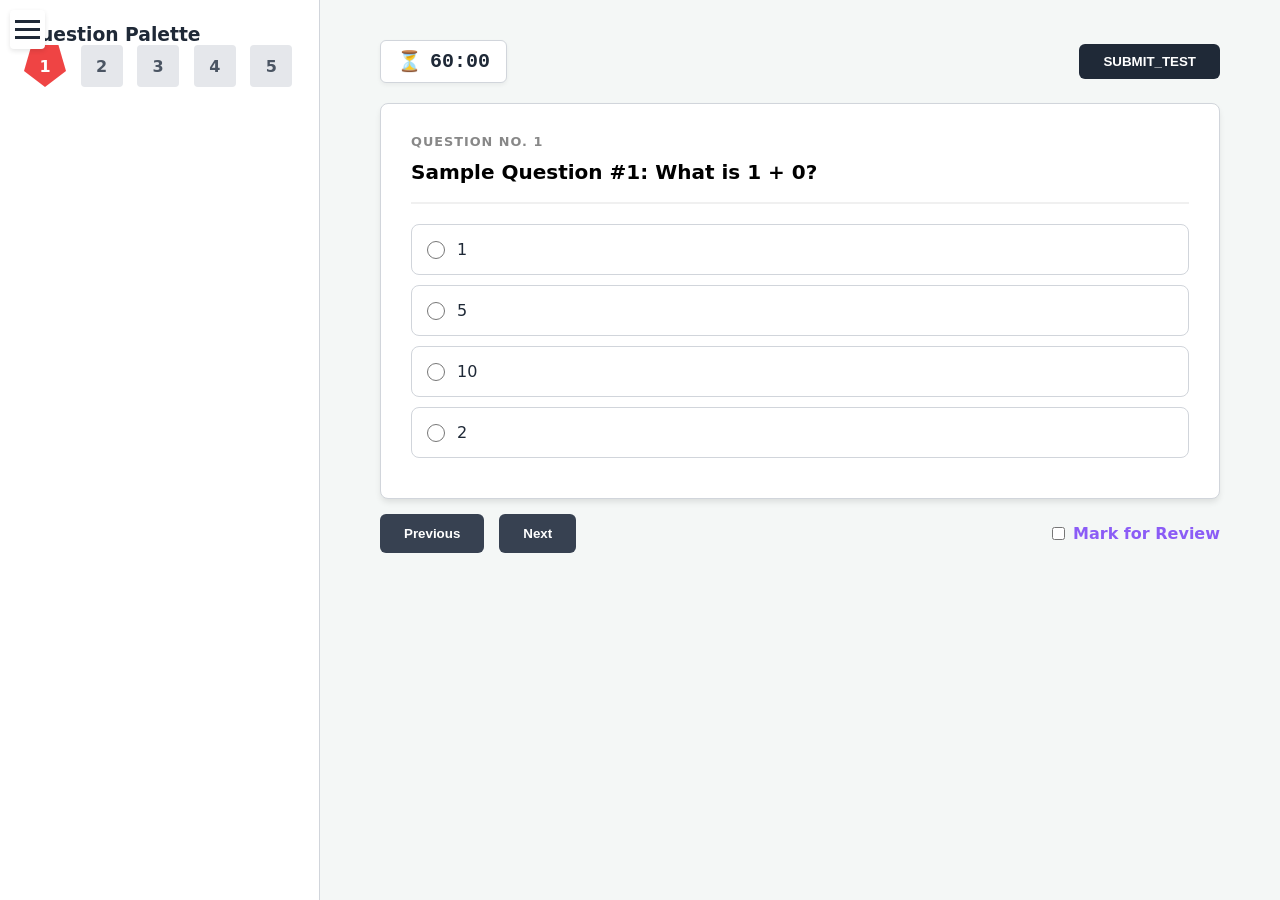
<file: index.html>
<!DOCTYPE html>
<html lang="en">
<head>
    <meta charset="UTF-8">
    <title>Mocker</title>
    <link rel="stylesheet" href="style.css">
</head>
<body>

    <!-- Hamburger Icon -->
    <div class="menu-wrapper" id="hamburger">
        <div class="hamburger">
            <span></span>
            <span></span>
            <span></span>
        </div>
    </div>

    <!-- Hidden Slide-out Menu -->
    <div id="side-menu" class="side-menu">
        <div class="menu-header">Mocker Control Center</div>
        
        <div id="initial-menu" class="menu-state">
            <!-- Instructions Section -->
            <div class="how-to-use">
                <p class="section-label">HOW TO USE MOCKER</p>
                <ol class="step-list">
                    <li>Open the <strong><a href="https://gemini.google.com/gem/1-yZgHKfw5VfcSRG9ODM2SF3COsaLreBZ?usp=sharing" target="_blank" style="color: var(--review);">Mocker Feeder Gem</a></strong>.</li>
                    <li>Upload your syllabus, topic, or notes to the Gem.</li>
                    <li>Copy the <strong>JSON code</strong> the Gem gives you.</li>
                    <li>Click <strong>Load Questions</strong> below and paste that code into <strong>TEXT_POWER</strong>.</li>
                    <li>Hit <strong>EXECUTE_SYNC</strong> to start your test.</li>
                </ol>
            </div>

            <button id="open-feeder" class="menu-item" style="margin-top: 15px;">⚙️ Load Questions</button>
            
            <!-- Legend Section -->
            <div class="legend-section">
                <p class="section-label">EXAM_LEGEND</p>
                <div class="legend-item"><div class="legend-box grey"></div> Unvisited</div>
                <div class="legend-item"><div class="legend-box red-down"></div> Unanswered</div>
                <div class="legend-item"><div class="legend-box green-up"></div> Answered</div>
                <div class="legend-item"><div class="legend-box purple-circle"></div> Marked for Review</div>
                <div class="legend-item"><div class="legend-box purple-tick"></div> Answered & Review</div>
                
                <p class="section-label" style="margin-top: 15px;">REVIEW_LEGEND</p>
                <div class="legend-item"><div class="legend-box green-sq"></div> Correct</div>
                <div class="legend-item"><div class="legend-box red-sq"></div> Wrong</div>
                <div class="legend-item"><div class="legend-box grey-sq"></div> Skipped</div>
            </div>
        </div>

        <div id="feeder-controls" class="menu-state" style="display: none;">
            <div class="feeder-section">
                <p class="section-label">1. SET_LIMIT (MINUTES)</p>
                <input type="number" id="timer-minutes-input" value="60" min="1" class="side-input">

                <p class="section-label">2. TEXT_POWER (JSON)</p>
                <textarea id="json-text-input" placeholder='Paste JSON from Gem here...' class="side-textarea"></textarea>
                
                <div class="divider"><span>OR</span></div>
                
                <p class="section-label">3. UPLOAD_POWER</p>
                <input type="file" id="json-file-input" accept=".json" class="side-input">
                
                <div class="feeder-actions" style="margin-top: 20px;">
                    <button id="apply-feeder" class="execute-btn">EXECUTE_SYNC</button>
                    <button id="back-to-menu" class="back-btn">← Back</button>
                </div>
            </div>
        </div>

        <div class="menu-footer">Version 1.0.4</div>
    </div>

    <div class="test-container">
        <!-- Left Sidebar -->
        <aside class="question-palette">
            <div class="palette-header">
                <h3>Question Palette</h3>
                <div id="score-badge" class="score-display" style="display: none;">
                    Score: <span id="correct-count">0</span>/<span id="total-count">0</span>
                </div>
            </div>
            <div id="palette-grid" class="grid"></div>
        </aside>

        <!-- Right Side -->
        <main class="question-viewer">
            <div class="viewer-header">
                <div class="timer-container">
                    <span class="timer-icon">⏳</span>
                    <span id="timer-clock">00:00</span>
                </div>
                <button id="submit-test-btn" class="submit-btn">SUBMIT_TEST</button>
                <div id="review-indicator" class="review-status-tag" style="display: none;">REVIEW_MODE</div>
            </div>

            <div id="question-display">
                <div id="q-title">
                    <div class="q-number-label">INIT_SEQ</div>
                    <div class="q-text-body">Select a question to begin.</div>
                </div>
                <div id="options-container" class="options-stack"></div>
            </div>

            <footer class="controls">
                <button id="prev-btn" class="nav-btn">Previous</button>
                <button id="next-btn" class="nav-btn">Next</button>
                <label class="review-label">
                    <input type="checkbox" id="review-tick"> Mark for Review
                </label>
            </footer>
        </main>
    </div>

    <script src="script.js"></script>
</body>
</html>
</file>
<file: style.css>
:root {
    --bg-main: #f4f7f6;      
    --sidebar-bg: #ffffff;   
    --border-color: #d1d5db; 
    --text-main: #1f2937;    
    --unvisited: #e5e7eb;    
    --answered: #10b981;     
    --unanswered: #ef4444;   
    --review: #8b5cf6;       
    /* Review specific colors */
    --correct-bg: #d1fae5;
    --wrong-bg: #fee2e2;
}

* { box-sizing: border-box; margin: 0; padding: 0; }

body {
    background-color: var(--bg-main);
    color: var(--text-main);
    font-family: 'Inter', system-ui, -apple-system, sans-serif;
    overflow: hidden;
}

/* --- Layout --- */
.test-container {
    display: flex;
    height: 100vh;
    width: 100vw;
}

.question-palette {
    width: 320px;
    background: var(--sidebar-bg);
    border-right: 1px solid var(--border-color);
    padding: 24px;
    overflow-y: auto;
}

.grid { 
    display: grid; 
    grid-template-columns: repeat(5, 1fr); 
    gap: 12px; 
}

/* --- Palette Shapes --- */
.q-box {
    position: relative;
    width: 42px;
    height: 42px;
    display: flex;
    align-items: center;
    justify-content: center;
    cursor: pointer;
    background: var(--unvisited);
    font-weight: bold;
    color: #4b5563;
    transition: transform 0.1s;
    border-radius: 4px; /* Default slight rounding */
}

.q-box:hover { transform: scale(1.1); }

.q-box.answered {
    background: var(--answered) !important;
    color: white;
    clip-path: polygon(50% 0%, 100% 38%, 82% 100%, 18% 100%, 0% 38%);
}

.q-box.unanswered {
    background: var(--unanswered) !important;
    color: white;
    clip-path: polygon(18% 0%, 82% 0%, 100% 62%, 50% 100%, 0% 62%);
}

.q-box.review, .q-box.answered-review {
    background: var(--review) !important;
    color: white;
    border-radius: 50%;
}

.q-box.answered-review::after {
    content: "✓";
    position: absolute;
    bottom: -2px;
    right: -2px;
    width: 16px;
    height: 16px;
    background: var(--answered);
    color: white;
    font-size: 10px;
    display: flex;
    align-items: center;
    justify-content: center;
    border-radius: 50%;
    border: 2px solid white;
}

/* Review Palette States */
.q-box.correct-mini { background: var(--answered) !important; color: white; }
.q-box.wrong-mini { background: var(--unanswered) !important; color: white; }
.q-box.skipped { background: #9ca3af !important; color: white; }

/* --- Question Viewer --- */
.question-viewer {
    flex-grow: 1;
    padding: 40px 60px;
    display: flex;
    flex-direction: column;
    justify-content: flex-start;
    background: var(--bg-main);
    overflow-y: auto;
}

.viewer-header {
    display: flex;
    justify-content: space-between;
    align-items: center;
    margin-bottom: 20px;
    width: 100%;
    max-width: 900px;
}

.timer-container {
    background: #fff;
    padding: 8px 16px;
    border-radius: 6px;
    border: 1px solid var(--border-color);
    font-weight: 800;
    font-family: 'Courier New', Courier, monospace;
    font-size: 1.25rem;
    display: flex;
    align-items: center;
    gap: 8px;
    box-shadow: 0 2px 4px rgba(0,0,0,0.05);
}

#timer-clock { color: var(--text-main); }

.submit-btn {
    background: var(--text-main);
    color: white;
    border: none;
    padding: 10px 24px;
    border-radius: 6px;
    font-weight: 700;
    cursor: pointer;
    transition: background 0.2s;
}

.submit-btn:hover { background: #000; }

#question-display {
    background: #ffffff;
    padding: 30px;
    border-radius: 8px;
    border: 1px solid var(--border-color);
    box-shadow: 0 4px 6px -1px rgba(0, 0, 0, 0.1);
    width: 100%;
    max-width: 900px;
}

#q-title {
    display: flex;
    flex-direction: column;
    gap: 8px;
    margin-bottom: 20px;
    padding-bottom: 15px;
    border-bottom: 2px solid #f0f0f0;
}

.q-number-label { font-size: 0.8rem; text-transform: uppercase; letter-spacing: 1px; color: #888; font-weight: 800; }
.q-text-body { font-size: 1.25rem; color: #000; line-height: 1.5; font-weight: 700; }

/* --- Options & Review Row Styling --- */
.option-item {
    display: flex;
    align-items: center;
    gap: 12px;
    background: #fff;
    padding: 15px;
    margin: 10px 0;
    border: 1px solid var(--border-color);
    border-radius: 8px;
    cursor: pointer;
    transition: 0.2s;
    position: relative;
}

.option-item:hover:not(.correct-row):not(.wrong-row) { border-color: var(--answered); background: #f9fafb; }

.option-item input[type="radio"] { 
    width: 18px; 
    height: 18px; 
    accent-color: var(--answered); 
}

/* Review row coloring */
.option-item.correct-row {
    background-color: var(--correct-bg) !important;
    border-color: var(--answered) !important;
    border-width: 2px;
}

.option-item.wrong-row {
    background-color: var(--wrong-bg) !important;
    border-color: var(--unanswered) !important;
    border-width: 2px;
}

.feedback-tag {
    margin-left: auto;
    font-size: 0.7rem;
    font-weight: 800;
    padding: 2px 8px;
    border-radius: 4px;
    text-transform: uppercase;
}

.correct-row .feedback-tag { background: var(--answered); color: white; }
.wrong-row .feedback-tag { background: var(--unanswered); color: white; }

/* --- Controls --- */
.controls { display: flex; align-items: center; gap: 15px; margin-top: 15px; width: 100%; max-width: 900px; }
.nav-btn { background: #374151; color: white; border: none; padding: 12px 24px; border-radius: 6px; cursor: pointer; font-weight: 600; }
.review-label { margin-left: auto; display: flex; align-items: center; gap: 8px; font-weight: bold; color: var(--review); cursor: pointer; }

/* --- Admin Sidebar --- */
.menu-wrapper { position: fixed; top: 10px; left: 10px; z-index: 1200; cursor: pointer; background: white; padding: 5px; border-radius: 4px; box-shadow: 0 2px 5px rgba(0,0,0,0.1); }
.hamburger span { display: block; width: 25px; height: 3px; margin: 5px 0; background: var(--text-main); }

.side-menu {
    position: fixed;
    top: 0; left: -320px;
    width: 300px; height: 100%;
    background: #fff;
    z-index: 1100;
    transition: 0.4s cubic-bezier(0.4, 0, 0.2, 1);
    padding: 25px;
    display: flex;
    flex-direction: column;
    box-shadow: 4px 0 15px rgba(0,0,0,0.1);
}

.side-menu.active { left: 0; }
.menu-header { font-size: 1.2rem; font-weight: bold; padding-bottom: 15px; border-bottom: 1px solid var(--border-color); margin-bottom: 20px; }

.menu-item, .back-btn, .execute-btn { width: 100%; padding: 12px; border-radius: 6px; cursor: pointer; font-weight: bold; text-align: left; }
.execute-btn { background: var(--answered); color: white; border: none; text-align: center; margin-top: 10px; }

.side-textarea { width: 100%; height: 150px; padding: 10px; font-family: monospace; border: 1px solid var(--border-color); margin: 10px 0; resize: none; }
.section-label { font-size: 0.7rem; font-weight: bold; color: #9ca3af; margin-top: 10px; text-transform: uppercase; }

/* --- Legend --- */
.legend-section { margin-top: auto; padding-top: 20px; border-top: 1px solid var(--border-color); display: flex; flex-direction: column; gap: 10px; }
.legend-item { display: flex; align-items: center; gap: 12px; font-size: 0.8rem; font-weight: 600; }
.legend-box { width: 20px; height: 20px; flex-shrink: 0; display: flex; align-items: center; justify-content: center; position: relative; }

.legend-box.grey { background: var(--unvisited); }
.legend-box.red-down { background: var(--unanswered); clip-path: polygon(18% 0%, 82% 0%, 100% 62%, 50% 100%, 0% 62%); }
.legend-box.green-up { background: var(--answered); clip-path: polygon(50% 0%, 100% 38%, 82% 100%, 18% 100%, 0% 38%); }
.legend-box.purple-circle { background: var(--review); border-radius: 50%; }
.legend-box.purple-tick { background: var(--review); border-radius: 50%; }
.legend-box.purple-tick::after {
    content: "✓"; position: absolute; bottom: -2px; right: -2px; width: 10px; height: 10px; background: var(--answered); color: white; font-size: 6px; display: flex; align-items: center; justify-content: center; border-radius: 50%; border: 1px solid white;
}
</file>
